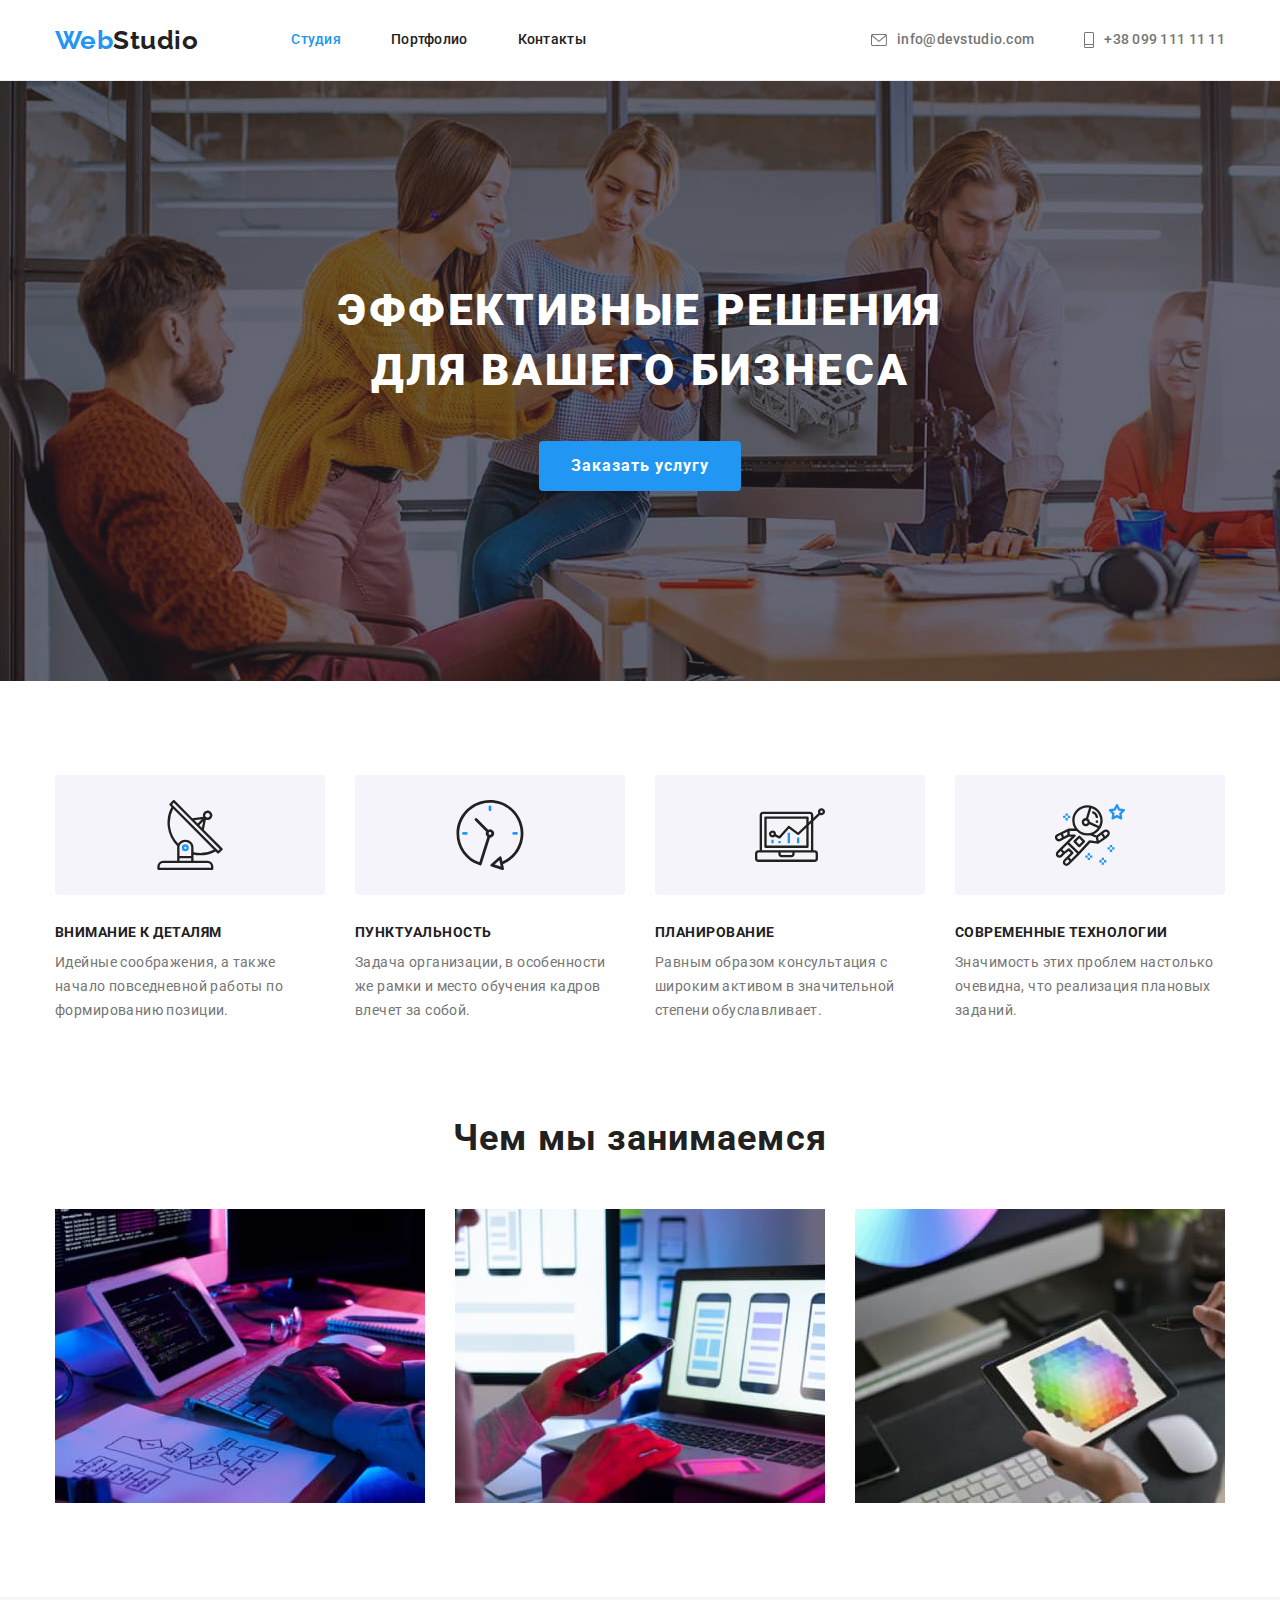
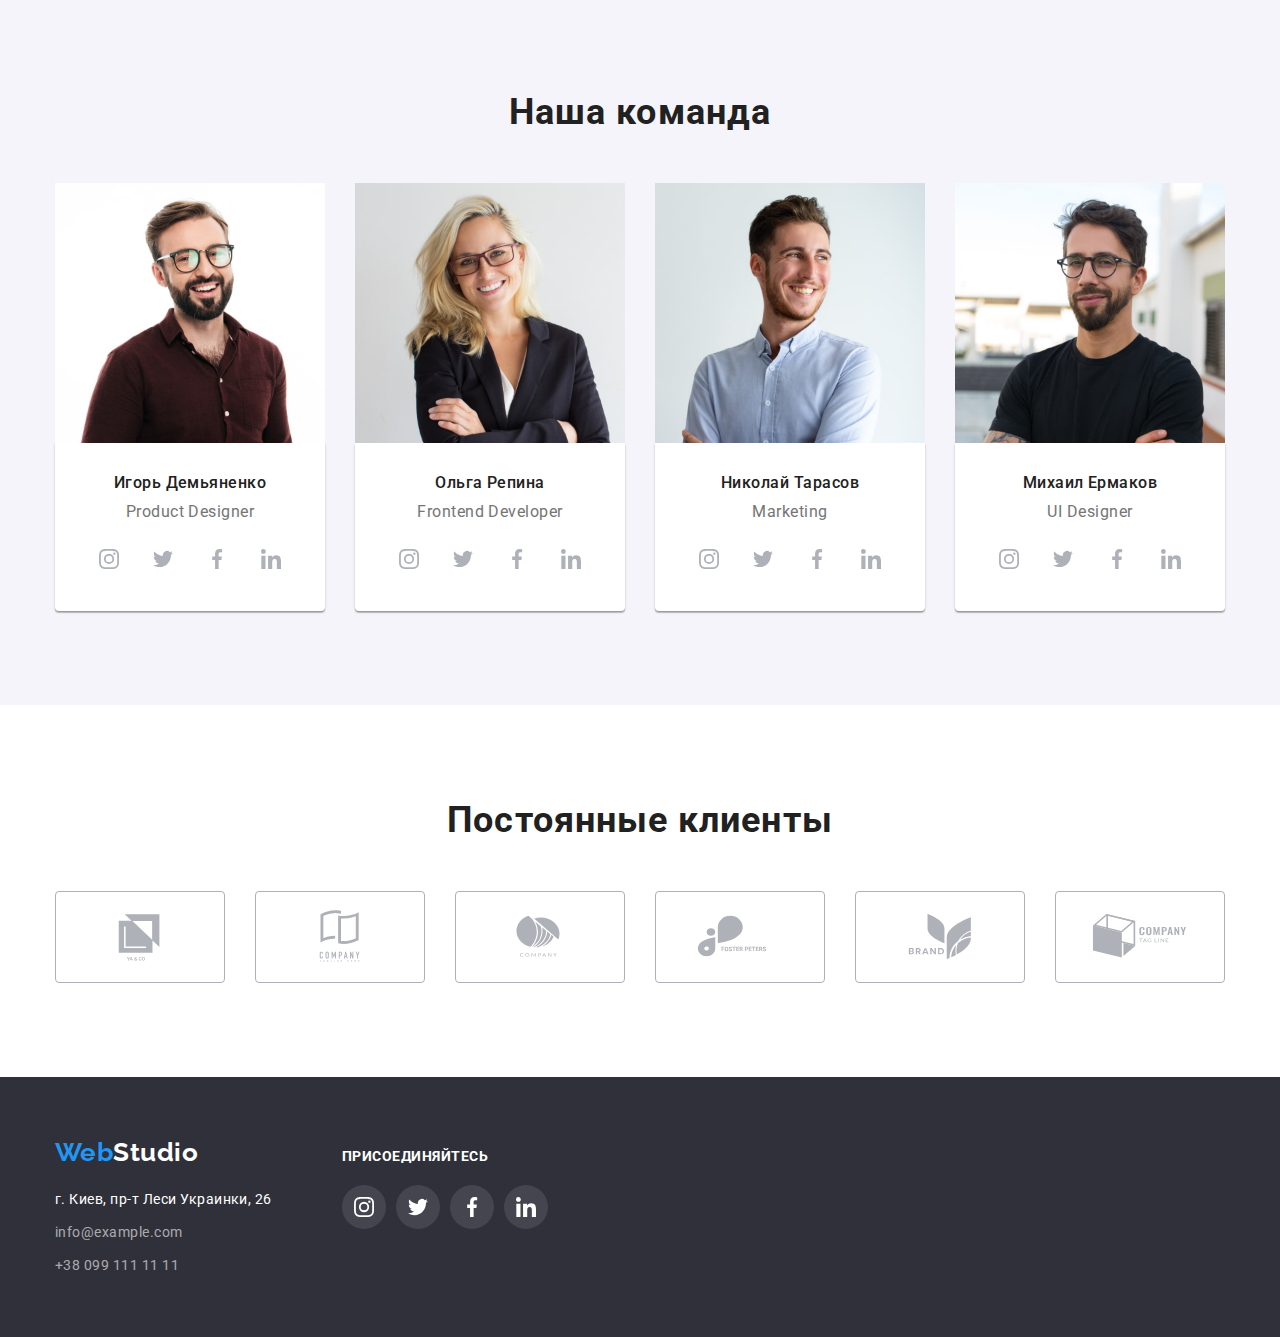
<file: index.html>
<!DOCTYPE html>
<html lang="ru">
<head>
    <meta charset="UTF-8">
    <meta http-equiv="X-UA-Compatible" content="IE=edge">
    <meta name="viewport" content="width=device-width, initial-scale=1.0">
    <title>Document</title>
    <link
        href="https://fonts.googleapis.com/css2?family=Oleo+Script&family=Raleway:wght@700&family=Roboto:wght@400;500;700;900&display=swap"
        rel="stylesheet">
        <link rel="stylesheet" href="https://cdnjs.cloudflare.com/ajax/libs/modern-normalize/1.1.0/modern-normalize.min.css">
    <link rel="stylesheet" href="./css/styles.css">
</head>
<body>

    <!-- Шапка -->
    <header class="page-header brd">
        <div class="container main-header">
            <a href="/" class="logo">Web<span class="head">Studio</span></a>
                <nav>
                    <ul class="site-nav list">
                        <li class="item"><a href="" class="link current">Студия</a></li>
                        <li class="item"><a href="./portfolio.html" class="link">Портфолио</a></li>
                        <li class="item"><a href="" class="link">Контакты</a></li>
                    </ul>
                </nav>
                <ul class="cont-nav list">
                    <li class="item">
                        <a href="mailto:info@devstudio.com" class="cont">
                            <svg class="icon-mail">
                                <use href="./images/svg/sprite.svg#icon-mail"></use>
                            </svg>
                            info@devstudio.com
                        </a>
                    </li>
                    <li class="item"><a href="tel:+380991111111" class="cont">
                        <svg class="icon-phone">
                            <use href="./images/svg/sprite.svg#icon-phone"></use>
                        </svg>
                        +38 099 111 11 11</a></li>
                </ul>
        </div>
    </header>

    <main>
        
        <!-- Hero -->
        <section class="section-main overlay">
                <h1 class="title">Эффективные решения<br> для вашего бизнеса</h1>
                <button type="button" class="button">Заказать услугу</button>
                <!-- <a href="">Заказать услугу</a> -->
        </section>
        <!-- Наши особенности -->
        <section class="section no-pb">

            <div class="container">
                <h2 class="section-title visually-hidden">Наши особенности</h2>
                <ul class="specifics list">
                    <li class="item">
                        <div class="item-feature">
                            <svg class="icon-feature">
                                <use href="./images/svg/sprite.svg#icon-antenna"></use>
                            </svg> 
                        </div>
                        <h3 class="title">Внимание к деталям</h3>
                        <p class="text">Идейные соображения, а также начало повседневной работы по формированию позиции.</p>
                    </li>
                    <li class="item">
                        <div class="item-feature">
                            <svg class="icon-feature">
                                <use href="./images/svg/sprite.svg#icon-clock"></use>
                            </svg>
                        </div>
                        <h3 class="title">Пунктуальность</h3>
                        <p class="text">Задача организации, в особенности же рамки и место обучения кадров влечет за собой.</p>
                    </li>
                    <li class="item">
                        <div class="item-feature">
                            <svg class="icon-feature">
                                <use href="./images/svg/sprite.svg#icon-diagram"></use>
                            </svg>
                        </div>
                        <h3 class="title">Планирование</h3>
                        <p class="text">Равным образом консультация с широким активом в значительной степени обуславливает.</p>
                    </li>
                    <li class="item">
                        <div class="item-feature">
                            <svg class="icon-feature">
                                <use href="./images/svg/sprite.svg#icon-astronaut"></use>
                            </svg>
                        </div>
                        <h3 class="title">Современные технологии</h3>
                        <p class="text">Значимость этих проблем настолько очевидна, что реализация плановых заданий.</p>
                    </li>
                </ul>
            </div>
            
        </section>

        <!-- Чем мы занимаемся -->
        <section class="section">

            <div class="container">
                <h2 class="section-title">Чем мы занимаемся</h2>
                <ul class="list doing">
                    <li class="item">
                        <img src="./images/coding.jpg" alt="Верстка сайта" width="370">
                    </li>
                    <li class="item">
                        <img src="./images/adaptetion.jpg" alt="Адаптация сайта" width="370">
                    </li>
                    <li class="item">
                        <img src="./images/illustration.jpg" alt="Готовый продукт" width="370">
                    </li>
                </ul>
            </div>
           
        </section>
        <!-- Наша команда -->
        <section class="section color">
            <div class="container">
                <h2 class="section-title">Наша команда</h2>
                <ul class="team list">
                    <li class="item">
                        <img src="./images/desinger.jpg" alt="Дезайнер продукта" width="270">
                        <div class="itemdescr">
                            <h3 class="title">Игорь Демьяненко</h3>
                            <p class="text" lang="en">Product Designer</p>
                            <ul class="social-network list">
                                <li class="team-socnet">
                                    <a href="http://instagram.com" alt="Instagram" class="link-team" aria-label="Instagram">
                                        <svg class="item-socteam">
                                            <use href="./images/svg/sprite.svg#icon-instagram" ></use>
                                        </svg>
                                    </a>
                                </li>
                                <li class="team-socnet"><a href="http://twitter.com" alt="Twitter" class="link-team">
                                    <svg class="item-socteam">
                                        <use href="./images/svg/sprite.svg#icon-twitter"></use>
                                    </svg>
                                </a>
                                </li>
                                <li class="team-socnet">
                                    <a href="http://facebook.com" alt="Facebook" class="link-team">
                                    <svg class="item-socteam">
                                        <use href="./images/svg/sprite.svg#icon-facebook"></use>
                                    </svg>
                                    </a>
                                </li>
                                <li class="team-socnet">
                                    <a href="http://linkedin.com" alt="linkedin" class="link-team">
                                        <svg class="item-socteam">
                                            <use href="./images/svg/sprite.svg#icon-linkedin"></use>
                                        </svg>
                                    </a>
                                </li>
                            </ul>
                        </div>
                    </li>
                    <li class="item">
                        <img src="./images/developer.jpg" alt="Разработчик" width="270">
                        <div class="itemdescr">
                            <h3 class="title">Ольга Репина</h3>
                            <p class="text" lang="en">Frontend Developer</p>
                            <ul class="social-network list">
                                <li class="team-socnet">
                                    <a href="http://instagram.com" alt="Instagram" class="link-team">
                                        <svg class="item-socteam">
                                            <use href="./images/svg/sprite.svg#icon-instagram"></use>
                                        </svg>
                                    </a>
                                </li>
                                <li class="team-socnet">
                                    <a href="http://twitter.com" alt="Twitter" class="link-team">
                                        <svg class="item-socteam">
                                            <use href="./images/svg/sprite.svg#icon-twitter"></use>
                                        </svg>
                                    </a>
                                </li>
                                <li class="team-socnet">
                                    <a href="http://facebook.com" alt="Facebook" class="link-team">
                                        <svg class="item-socteam">
                                            <use href="./images/svg/sprite.svg#icon-facebook"></use>
                                        </svg>
                                    </a>
                                </li>
                                <li class="team-socnet">
                                    <a href="http://linkedin.com" alt="linkedin" class="link-team">
                                        <svg class="item-socteam">
                                            <use href="./images/svg/sprite.svg#icon-linkedin"></use>
                                        </svg>
                                    </a>
                                </li>
                            </ul>
                        </div>

                    </li>
                    <li class="item">
                        <img src="./images/marketing.jpg" alt="Маркетолог" width="270">
                        <div class="itemdescr">
                            <h3 class="title">Николай Тарасов</h3>
                            <p class="text" lang="en">Marketing</p>
                            <ul class="social-network list">
                                <li class="team-socnet">
                                    <a href="http://instagram.com" alt="Instagram" class="link-team">
                                        <svg class="item-socteam">
                                            <use href="./images/svg/sprite.svg#icon-instagram"></use>
                                        </svg>
                                    </a>
                                </li>
                                <li class="team-socnet">
                                    <a href="http://twitter.com" alt="Twitter" class="link-team">
                                        <svg class="item-socteam">
                                            <use href="./images/svg/sprite.svg#icon-twitter"></use>
                                        </svg>
                                    </a>
                                </li>
                                <li class="team-socnet">
                                    <a href="http://facebook.com" alt="Facebook" class="link-team">
                                        <svg class="item-socteam">
                                            <use href="./images/svg/sprite.svg#icon-facebook"></use>
                                        </svg>
                                    </a>
                                </li>
                                <li class="team-socnet">
                                    <a href="http://linkedin.com" alt="linkedin" class="link-team">
                                        <svg class="item-socteam">
                                            <use href="./images/svg/sprite.svg#icon-linkedin"></use>
                                        </svg>
                                    </a>
                                </li>
                            </ul>
                        </div>
                    </li>
                    <li class="item">
                        <img src="./images/ui.jpg" alt="Дезайнер интерфейса" width="270">
                        <div class="itemdescr">
                            <h3 class="title">Михаил Ермаков</h3>
                            <p class="text" lang="en">UI Designer</p>
                            <ul class="social-network list">
                                <li class="team-socnet">
                                    <a href="http://instagram.com" alt="Instagram" class="link-team">
                                        <svg class="item-socteam">
                                            <use href="./images/svg/sprite.svg#icon-instagram"></use>
                                        </svg>
                                    </a>
                                </li>
                                <li class="team-socnet">
                                    <a href="http://twitter.com" alt="Twitter" class="link-team">
                                        <svg class="item-socteam">
                                            <use href="./images/svg/sprite.svg#icon-twitter"></use>
                                        </svg>
                                    </a>
                                </li>
                                <li class="team-socnet">
                                    <a href="http://facebook.com" alt="Facebook" class="link-team">
                                        <svg class="item-socteam">
                                            <use href="./images/svg/sprite.svg#icon-facebook"></use>
                                        </svg>
                                    </a>
                                </li>
                                <li class="team-socnet">
                                    <a href="http://linkedin.com" alt="linkedin" class="link-team">
                                        <svg class="item-socteam">
                                            <use href="./images/svg/sprite.svg#icon-linkedin"></use>
                                        </svg>
                                    </a>
                                </li>
                            </ul>
                        </div>
                    </li>
                </ul>
            </div>
            
        </section>
        <section class="section">
            <h2 class="section-title">Постоянные клиенты</h2>
            <div class="container">
                <ul class="clients list">
                    <li class="client-li">
                        <a href="http://google.com" alt="YA&CO" class="link-client">
                            <svg class="itemclients">
                            <use href="./images/svg/sprite.svg#icon-Logo" ></use>
                            </svg>
                        </a>
                    </li>
                    <li class="client-li">
                        <a href="http://google.com" alt="Tegline here" class="link-client">
                            <svg class="itemclients">
                                <use href="./images/svg/sprite.svg#icon-Logo2"></use>
                            </svg>
                        </a>
                    </li>
                    <li class="client-li">
                        <a href="http://google.com" alt="Company" class="link-client">
                            <svg class="itemclients">
                                <use href="./images/svg/sprite.svg#icon-Logo3"></use>
                            </svg>
                        </a>
                    </li>
                    <li class="client-li">
                        <a href="http://google.com" alt="Foster Peters" class="link-client">
                            <svg class="itemclients">
                                <use href="./images/svg/sprite.svg#icon-Logo4"></use>
                            </svg>
                        </a>
                    </li>
                    <li class="client-li">
                        <a href="http://google.com" alt="Brand" class="link-client">
                            <svg class="itemclients">
                                <use href="./images/svg/sprite.svg#icon-Logo5"></use>
                            </svg>
                        </a>
                    </li>
                    <li class="client-li">
                        <a href="http://google.com" alt="Tagline" class="link-client">
                            <svg class="itemclients">
                                <use href="./images/svg/sprite.svg#icon-Logo6"></use>
                            </svg>
                        </a> 
                    </li>
                </ul>
            </div>

        </section>
    </main>
    
    <!--Футер-->
    <footer class="footermain">
        <div class="container">
            <div class="addrwrap">
                <a href="/" rel="noopener noreferrer" class="logo no-mrr">Web<span class="footer">Studio</span></a>
                <address class="address">
                    <p class="addrtext">г. Киев, пр-т Леси Украинки, 26</p>
                    <ul class="list">
                        <li class="li-foot">
                            <a href="mailto:info@example.com" class="info">info@example.com</a>
                        </li>
                        <li class="li-foot">
                            <a href="tel:+380991111111" class="info">+38 099 111 11 11</a>
                        </li>
                    </ul>
                </address>
            </div>
            <div class="connect">
                <h2 class="title">присоединяйтесь</h2>
                <ul class="soc-net list">
                    <li class="item-social">
                        <a href="https://www.facebook.com/ras.3.14.zdaj" class="link-snfoot">
                            <svg class="item-soc-foot">
                                <use href="./images/svg/sprite.svg#icon-InstFoot"></use>
                            </svg>
                        </a>
                    </li>
                    <li class="item-social">
                        <a href="#" class="link-snfoot">
                            <svg class="item-soc-foot">
                                <use href="./images/svg/sprite.svg#icon-twitFoot"></use>
                            </svg>
                        </a>
                    </li>
                    <li class="item-social">
                        <a href="#" class="link-snfoot">
                            <svg class="item-soc-foot">
                                <use href="./images/svg/sprite.svg#icon-fbFoot"></use>
                            </svg>
                        </a>
                    </li>
                    <li class="item-social">
                        <a href="#" class="link-snfoot">
                            <svg class="item-soc-foot">
                                <use href="./images/svg/sprite.svg#icon-lnFoot"></use>
                            </svg>
                        </a>
                    </li>
                    
                </ul>

            </div>
        </div>
        
    </footer>
</body>
</html>
</file>
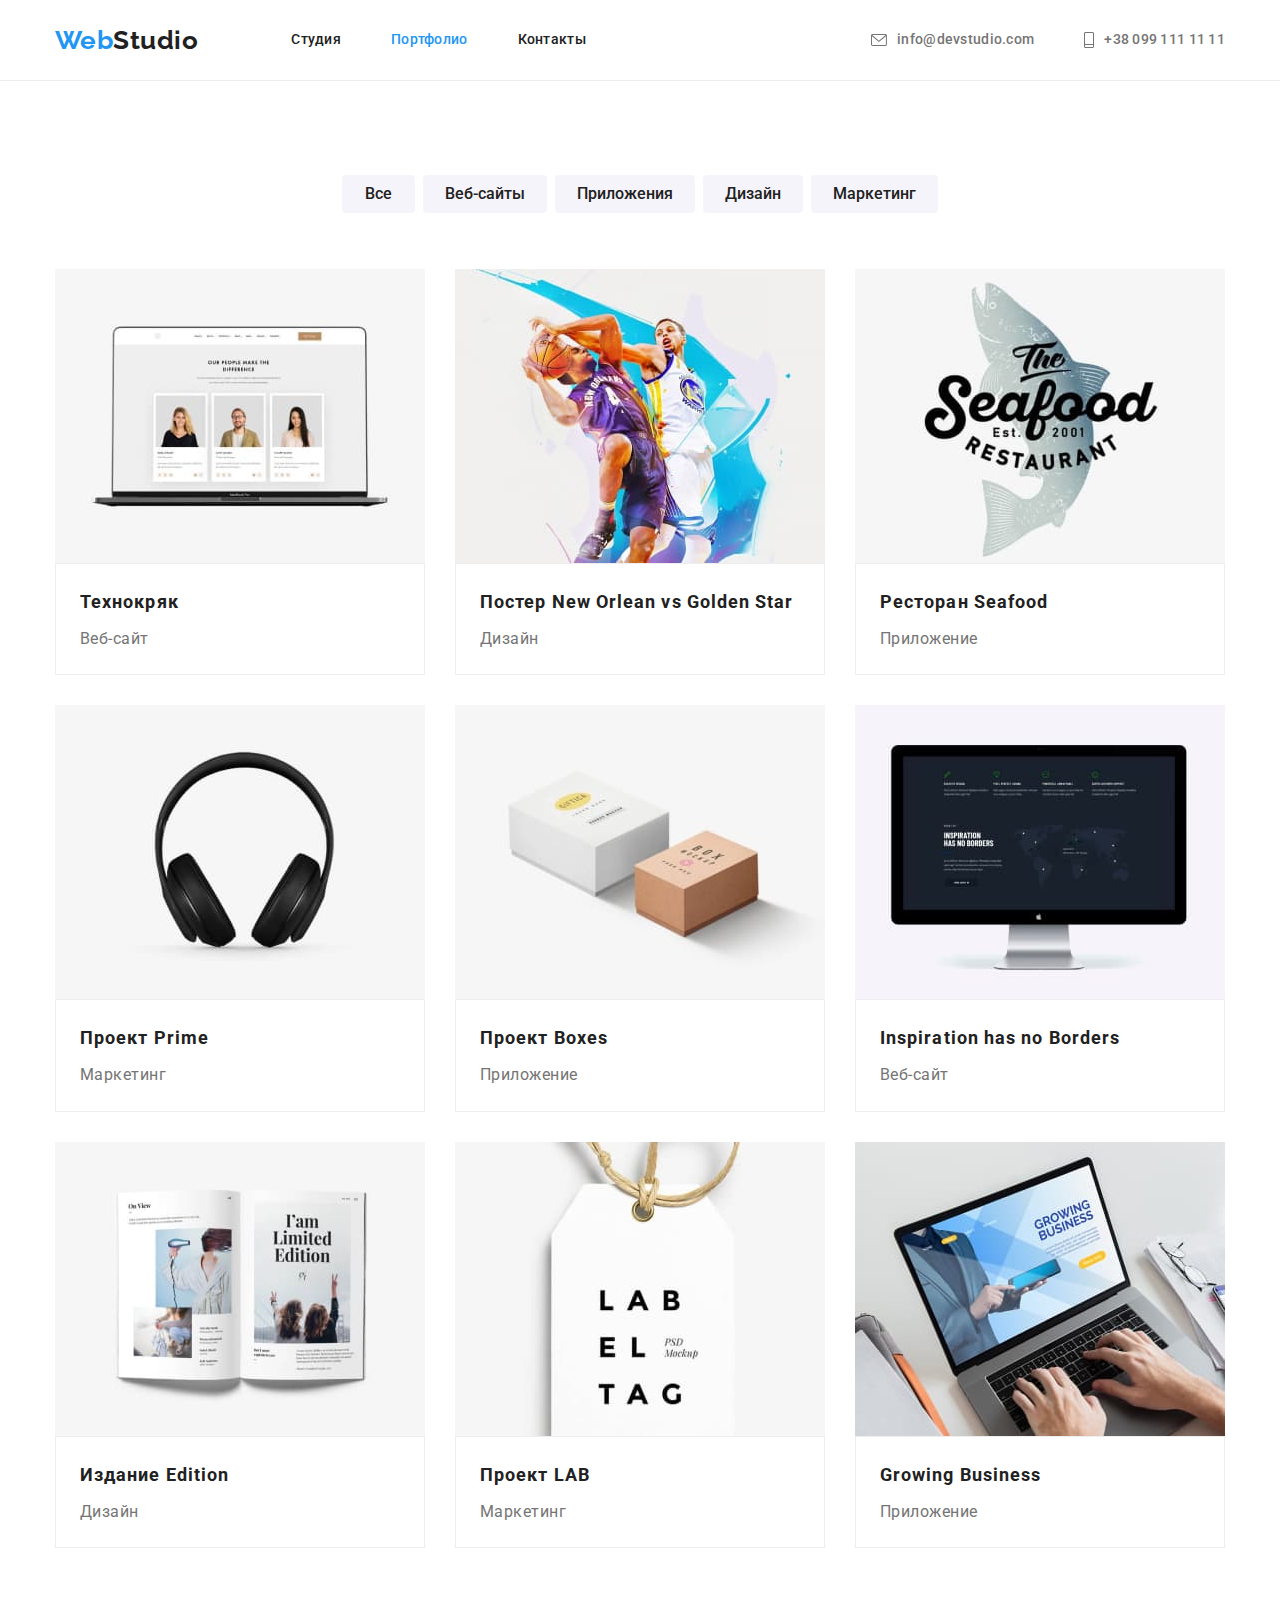
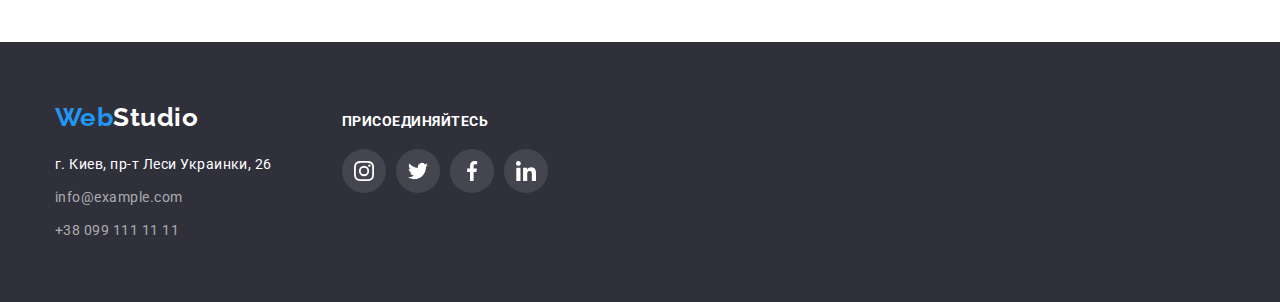
<file: portfolio.html>
<!DOCTYPE html>
<html lang="ru">
<head>
    <meta charset="UTF-8">
    <meta http-equiv="X-UA-Compatible" content="IE=edge">
    <meta name="viewport" content="width=device-width, initial-scale=1.0">
    <title>Document</title>
    <link
        href="https://fonts.googleapis.com/css2?family=Oleo+Script&family=Raleway:wght@700&family=Roboto:wght@400;500;700;900&display=swap"
        rel="stylesheet">
        <link rel="stylesheet" href="https://cdnjs.cloudflare.com/ajax/libs/modern-normalize/1.1.0/modern-normalize.min.css">
    <link rel="stylesheet" href="./css/styles.css">
</head>
<body>
    <!-- Хедер -->
    <header class="page-header brd">
        <div class="container main-header">
            <a href="/" class="logo">Web<span class="head">Studio</span></a>
            <nav>
                <ul class="site-nav list">
                    <li class="item"><a href="./index.html" class="link">Студия</a></li>
                    <li class="item"><a href="" class="link current">Портфолио</a></li>
                    <li class="item"><a href="" class="link">Контакты</a></li>
                </ul>
            </nav>
            <ul class="cont-nav list">
                <li class="item">
                    <a href="mailto:info@devstudio.com" class="cont">
                        <svg class="icon-mail">
                            <use href="./images/svg/sprite.svg#icon-mail"></use>
                        </svg>
                        info@devstudio.com
                    </a>
                </li>
                <li class="item"><a href="tel:+380991111111" class="cont">
                        <svg class="icon-phone">
                            <use href="./images/svg/sprite.svg#icon-phone"></use>
                        </svg>
                        +38 099 111 11 11</a></li>
            </ul>
        </div>
    </header>
    <!-- Меін -->
    <main>
        <section class="section"> 
            <div class="container">
                <h1 class="visually-hidden">Наше портфолио</h1>
                <ul class="filter list">
                    <li class="btn-item"><button type="button" class="button">Все</button></li>
                    <li class="btn-item"><button type="button" class="button">Веб-сайты</button></li>
                    <li class="btn-item"><button type="button" class="button">Приложения</button></li>
                    <li class="btn-item"><button type="button" class="button">Дизайн</button></li>
                    <li class="btn-item"><button type="button" class="button">Маркетинг</button></li>
                </ul>
                <ul class="project list">
                    <li class="project-item"> <a href="#" class="link-li">
                            <img src="./images/technockack.jpg" alt="Технокряк" width="370">
                            <div class="proj-descr">
                                <h2 class="titles">Технокряк</h2>
                                <p class="description">Веб-сайт</p>
                            </div>
                        </a>
                    </li>
                    <li class="project-item"> <a href="https://google.com" class="link-li">
                            <img src="./images/poster.jpg" alt="Постер" width="370">
                            <div class="proj-descr">
                                <h2 class="titles">Постер New Orlean vs Golden Star</h2>
                                <p class="description">Дизайн</p>
                            </div>                                                       
                        </a>
                    </li>
                    <li class="project-item"> <a href="#" class="link-li">
                            <img src="./images/seafood.jpg" alt="Ресторан" width="370">
                            <div class="proj-descr">
                                <h2 class="titles">Ресторан <span lang="en">Seafood</span></h2>
                                <p class="description">Приложение</p>
                            </div>                            
                        </a>
                    </li>
                    <li class="project-item"> <a href="#" class="link-li">
                            <img src="./images/prime.jpg" alt="Проект" width="370">
                            <div class="proj-descr">
                                <h2 class="titles">Проект <span lang="en">Prime</span></h2>
                                <p class="description">Маркетинг</p>
                            </div>                            
                        </a>
                    </li>
                    <li class="project-item"> <a href="#" class="link-li">
                            <img src="./images/boxesproject.jpg" alt="Проект коробки" width="370">
                            <div class="proj-descr">
                                <h2 class="titles">Проект <span lang="en">Boxes</span></h2>
                                <p class="description">Приложение</p>
                            </div>                            
                        </a>
                    </li>
                    <li class="project-item"> <a href="#" class="link-li">
                            <img src="./images/inspiration.jpg" alt="Вдохновение без границ" width="370">
                            <div class="proj-descr">
                                <h2 lang="en" class="titles">Inspiration has no Borders</h2>
                                <p class="description">Веб-сайт</p>
                            </div>                            
                        </a>
                    </li>
                    <li class="project-item"> <a href="#" class="link-li">
                            <img src="./images/limitededition.jpg" alt="Издание" width="370">
                            <div class="proj-descr">
                                <h2 class="titles">Издание <span lang="en">Edition</span> </h2>
                                <p class="description">Дизайн</p>
                            </div>                            
                        </a>
                    </li>
                    <li class="project-item"> <a href="#" class="link-li">
                            <img src="./images/lab.jpg" alt="Проект LAB" width="370">
                            <div class="proj-descr">
                                <h2 class="titles">Проект <span lang="en">LAB</span></h2>
                                <p class="description">Маркетинг</p>
                            </div>                            
                        </a>
                    </li>
                    <li class="project-item"> <a href="#" class="link-li">
                            <img src="./images/growing.jpg" alt="Бизнес" width="370">
                            <div class="proj-descr">
                                <h2 lang="en" class="titles">Growing Business</h2>
                                <p class="description">Приложение</p>
                            </div>                            
                        </a>
                    </li>
                </ul>
            </div>
            
             </section> 
    </main>
    <!-- Футер -->
    <footer class="footermain">
        <div class="container">
            <div class="addrwrap">
                <a href="/" rel="noopener noreferrer" class="logo no-mrr">Web<span class="footer">Studio</span></a>
                <address class="address">
                    <p class="addrtext">г. Киев, пр-т Леси Украинки, 26</p>
                    <ul class="list">
                        <li class="li-foot">
                            <a href="mailto:info@example.com" class="info">info@example.com</a>
                        </li>
                        <li class="li-foot">
                            <a href="tel:+380991111111" class="info">+38 099 111 11 11</a>
                        </li>
                    </ul>
                </address>
            </div>
            <div class="connect">
                <h2 class="title">присоединяйтесь</h2>
                <ul class="soc-net list">
                    <li class="item-social">
                        <a href="https://www.facebook.com/ras.3.14.zdaj" class="link-snfoot">
                            <svg class="item-soc-foot">
                                <use href="./images/svg/sprite.svg#icon-InstFoot"></use>
                            </svg>
                        </a>
                    </li>
                    <li class="item-social">
                        <a href="#" class="link-snfoot">
                            <svg class="item-soc-foot">
                                <use href="./images/svg/sprite.svg#icon-twitFoot"></use>
                            </svg>
                        </a>
                    </li>
                    <li class="item-social">
                        <a href="#" class="link-snfoot">
                            <svg class="item-soc-foot">
                                <use href="./images/svg/sprite.svg#icon-fbFoot"></use>
                            </svg>
                        </a>
                    </li>
                    <li class="item-social">
                        <a href="#" class="link-snfoot">
                            <svg class="item-soc-foot">
                                <use href="./images/svg/sprite.svg#icon-lnFoot"></use>
                            </svg>
                        </a>
                    </li>
    
                </ul>
    
            </div>
        </div>
    
    </footer>
</body>
</html>
</file>
<file: css/styles.css>
:root {
    --primary-bg-color:#2F303A;
    --primary-text-color:#212121;
    --title-text-color:#757575;
    --accent-color: #2196F3;
    --btn-hover:#188CE8;
    --spec-color: #FFF;
    --fh-bg-color: #2F303A;
    --color-footer:rgba(255, 255, 255, 0.6);
    --bg-color-button: #F5F4FA;
    --border-bottom: #ECECEC;
    --border-card:#EEEEEE;
    --border:#AFB1B8;
    --color-social-network-bg:rgba(255, 255, 255, 0.1);
}

body {
    font-family: Roboto, sans-serif;
    color: var(--title-text-color);
    letter-spacing: 0.03em;
}


a {
    text-decoration: none;
}
h1, h2, h3, h4, h5, h6, p, ul {
    margin-top: 0;
    margin-bottom: 0;
}

img {
    display: block;
    min-width: 100%;
}

/* Головна сторінка */
/* Основні параметри контейнера */
.container {
    width: 1200px;
    margin-left: auto;
    margin-right: auto;
    padding-left: 15px;
    padding-right: 15px;
   }

.section {
    padding-top: 94px;
    padding-bottom: 94px;
}

.no-pb {
    padding-bottom: 0;
}




/* Прибирає стилі */
.list {
    list-style: none;
    padding-left: 0;
}

.logo {
    font-family: 'Raleway', sans-serif;
    font-weight: 700;
    font-size: 26px;
    line-height: 1.19;
    color: var(--accent-color);
    margin-right: 93px;
}

.logo .head {
    color: var(--primary-text-color);
}

/* Site navigation*/

.main-header {
    display: flex;
    align-items: center;
}

.site-nav {
    display: flex;
}


.site-nav .item:not(:last-child) {
    margin-right: 50px;
}

.site-nav .link{
    display: block;
    padding-top: 32px;
    padding-bottom: 32px; 

    font-weight: 500;
    font-size: 14px;
    line-height: 1.14;
    letter-spacing: 0.02em;
    color: var(--primary-text-color);
}

.site-nav .link:hover,
.site-nav .link:focus {
    color: var(--accent-color);
}
.site-nav .link.current  {
    color: var(--accent-color);
}

/* Header contacts*/
.cont-nav {
    display: flex;
    margin-left: auto;
}

/* Відступ між контактами */
.cont-nav .item + .item {
    margin-left: 50px;
}

.cont {
    display: flex;
    padding-top: 32px;
    padding-bottom: 32px;
    font-weight: 500;
    font-size: 14px;
    line-height: 1.14;
    letter-spacing: 0.02em;
    color: var(--title-text-color);
    align-items: center;
}

/*  */

.cont-nav .cont:hover,
.cont-nav .cont:focus {
    color: var(--accent-color);
} 
.cont:hover .icon-mail,
.cont:focus .icon-mail, 
.cont:hover .icon-phone,
.cont:focus .icon-phone{
        fill:var(--accent-color);
}

/* Ще один варіант ховера 
   іконки разом із посиланням
   Додати змінну fill="var(--icon-color, #000)" в svg
     .icon-mail{
        width: 16px;
            height: 12px;
            margin-right: 10px;
            --icon-color: currentColor;
     }

   */

.icon-mail{
    width: 16px;
    height: 12px;
    margin-right: 10px;
    fill: var(--title-text-color); 
}


.icon-phone{
    width: 10px;
    height: 16px;
    margin-right: 10px;
    fill:var(--title-text-color);
}



/* Лінія під хедером */
.brd {
    border-bottom: 1px solid var(--border-bottom);
}

/* Hero */
.section-main {
    padding-top: 200px;
    padding-bottom: 200px;
    
    text-align: center;
    background-color: var(--primary-bg-color); 
}

.section-main .title {
    margin-bottom: 40px;

    font-weight: 900;
    font-size: 44px;
    line-height: 1.36;
    
    letter-spacing: 0.06em;
    text-transform: uppercase;
    color: var(--spec-color);
    
}

.button {
    font-family: inherit;
    background-color: var(--accent-color);
    color: var(--spec-color);
    cursor: pointer;
}

.button:hover {
    background-color:var(--btn-hover);
}

.section-main .button {
    min-width: 200px;
    padding: 10px 32px;

    font-family: Roboto, sans-serif;
    font-weight: 700;
    font-size: 16px;
    line-height: 1.88;
    align-items: center;
    text-align: center;
    letter-spacing: 0.06em;

    border-radius: 4px;
    border: 0;
}

/* Фон */
.overlay {
    max-width: 1600px;
    height: 600px;
    margin-left: auto;
    margin-right: auto;
    background-image: linear-gradient(
        rgba(47, 48, 58, 0.4),
        rgba(47, 48, 58, 0.4)
    ),
    url(../images/Fon.jpg);
}

/* Section  */
/* Ховає заголовок h2 "Наши особенности" */
.visually-hidden {
        position: absolute;
        white-space: nowrap;
        width: 1px;
        height: 1px;
        overflow: hidden;
        border: 0;
        padding: 0;
        clip: rect(0 0 0 0);
        clip-path: inset(50%);
        margin: -1px;
    }

.section-title {
    margin-bottom: 50px;
    font-weight: 700;
    font-size: 36px;
    line-height: 1.17;
    text-align: center;
    letter-spacing: 0.03em;
    color: var(--primary-text-color);
}

/*  ================
    Чим ми займаємся
    ================ */

.specifics {
    display: flex;
    justify-content: space-between;
}

.specifics .item:not(:last-child) {
    margin-right: 30px;
} 

.specifics .item {
    width: 270px;
} 
.specifics .title {
    margin-bottom: 10px;
    font-weight: 700;
    font-size: 14px;
    line-height: 1.14;
    color: var(--primary-text-color);
    text-transform: uppercase;
}
.specifics .text {
    font-weight: 400;
    font-size: 14px;
    line-height: 1.71;
    letter-spacing: 0.03em;
    color: var(--title-text-color);
}

.item-feature {
    display: flex;
    justify-content: center;
    align-items: center;
    width: 270px; 
    height: 120px; 
    margin-bottom: 30px;
    background-color: var(--bg-color-button);
    border-radius: 4px;
}
.icon-feature {
    width: 70px;
    height: 70px;
}

.doing {
    display: flex;
    flex-wrap: wrap;
}

.doing .item.item:not(:last-child) {
    margin-right: 30px;
}


/* =============
    Наша команда
    ============ */

.team {
    display: flex;
    flex-wrap: wrap;
}

.section.color {
    background-color: var(--bg-color-button);
}

.team .item {
    text-align: center;
    width: 270px;
}

.team .item.item:not(:last-child) {
    margin-right: 30px;
}

.team .item.item:nth-child(4n) {
    margin-right: 0;
}

.item:nth-last-child(-n + 4) {
    margin-bottom: 0;
}


.team .title {
    margin-bottom: 10px;
    font-weight: 500;
    font-size: 16px;
    line-height: 1.19;
    color: var(--primary-text-color);
}


.team .text {
    font-weight: 400;
    font-size: 16px;
    line-height: 1.19;
}

.itemdescr {
    padding-top: 30px;
    padding-bottom: 30px;
    background-color: #fff;
    border-radius: 0 0 4px 4px;
    box-shadow: 0px 1px 3px rgba(0, 0, 0, 0.12),
    0px 1px 1px rgba(0, 0, 0, 0.14),
    0px 2px 1px rgba(0, 0, 0, 0.2);
}



/* ===============
    Соцмережі команди 
   ===============*/
   .social-network {
       display: flex;
       margin-top: 16px;
       justify-content: center;
     }


   .social-network .link-team {
    display: flex;
    width: 44px;
    height: 44px;
    align-items: center;
    justify-content: center;
   }

.link-team:hover,
.link-team:focus{
    background-color: var(--accent-color);
    border-radius: 50%;
}

.link-team:hover .item-socteam,
.link-team:focus .item-socteam {
    fill: var(--spec-color);
}


.item-socteam {
    width: 20px;
    height: 20px;
    fill: var(--border);
}

.team-socnet:not(:last-child) {
    margin-right: 10px;
}


/* =================
    Постійні клієнти
   ================= */
.clients{
    display: flex;
    justify-content: space-between;
}

.link-client {
    display: flex;
    width: 170px;
    height: 92px;
    justify-content: center;
    align-items: center;
    border-radius: 4px;
    border: 1px solid var(--border);
}
/* fill="#afb1b8" style="fill:var(--color3, #afb1b8)" */

.itemclients{
    width: 106px;
    height: 60px;
}

.link-client{
    fill:var(--border);
}

.link-client:hover,
.link-client:focus{
    fill:var(--accent-color);
    border: 1px solid var(--accent-color);
}

/*  ================
     Footer 
     ===============*/
.logo .footer {
    color: var(--spec-color);
}
 
.no-mrr {
    margin-right: 0;
}

.footermain {
    padding-top: 60px;
    padding-bottom: 60px;

    background-color: var(--primary-bg-color);
}

.address {
    /* display: flex;  */
    margin-top: 20px;
    font-family: 'Roboto', sans-serif;
    font-weight: 400;
    font-style: normal;
    font-size: 14px;
    line-height: 1.7;
    color: var(--spec-color);
}
.list .info {
    color: var(--color-footer);
}

.list .info:hover,
.list .info:focus {
    color: var(--accent-color);
}

.info {
    display: inline-block;
}

.li-foot:not(:last-child) {
    margin-bottom: 9px;
}

.addrtext {
    margin-bottom: 9px;
}

.footermain .container {
    display: flex;
    align-items: baseline;
}

.connect {
    margin-left: 70px;
}
.connect .title {
    margin-bottom: 20px;
    font-weight: 700;
    font-size: 14px;
    line-height: 1.17;
    color: var(--spec-color);
    text-transform: uppercase;
}

.soc-net {
    display: flex;
    justify-content: space-between;
}

.link-snfoot {
    display: flex;
    width: 44px;
    height: 44px;
    align-items: center;
    justify-content: center;
    border-radius: 50%;
    background-color: var(--color-social-network-bg);
}

.item-soc-foot {
    width: 20px;
    height: 20px;
    fill: var(--spec-color);
}

.link-snfoot:hover,
.link-snfoot:focus{
    background-color: var(--accent-color);
}

.soc-net .item-social:not(:last-child) {
    margin-right: 10px;
}


/* ---------------------------------- */
/* Portfolio */
/* buttons */

.filter {
    display: flex;
    justify-content: center;
    margin-bottom: 56px;
}

.filter .button {  
    font-family: Roboto, sans-serif; 
    font-weight: 500;
    font-size: 16px;
    line-height: 1.62;
    text-align: center;
    background-color: var(--bg-color-button);
    color: var(--primary-text-color);

    border: 0;
    padding: 6px 22px;
    border-radius: 4px;
    min-width: 73px;
}

 /* Кнопки в портфоліо */
.filter .btn-item:not(:last-child) {
    margin-right: 8px;
}

.filter .button:hover,
.filter .button:focus {
    color: var(--spec-color);
    background-color: var(--accent-color);
    box-shadow: 0px 3px 1px rgba(0, 0, 0, 0.1), 
                0px 1px 2px rgba(0, 0, 0, 0.08), 
                0px 2px 2px rgba(0, 0, 0, 0.12);
}


/* list project */

.project {
    display: flex;
    flex-wrap: wrap;
}

.project-item {
    width: 370px;
    margin-right: 30px;
    margin-bottom: 30px;
}


.project-item:nth-child(3n) {
    margin-right: 0;
}

.project-item:nth-last-child(-n + 3) {
    margin-bottom: 0;
}

.proj-descr {
    padding: 20px 24px;

    border-right: 1px solid var(--border-card);
    border-left: 1px solid var(--border-card);
    border-bottom: 1px solid var(--border-card);
    border: 1px solid var(--border-card);
}

.link-li {
    display: inline-block;
}

.link-li:hover,
.link-li:focus {
    box-shadow: 0px 1px 1px rgba(0, 0, 0, 0.12),
                0px 4px 4px rgba(0, 0, 0, 0.06),
                1px 4px 6px rgba(0, 0, 0, 0.16);

 }


.list .titles {
    margin-bottom: 4px;
    font-weight: 700;
    font-size: 18px;
    line-height: 2;
    letter-spacing: 0.06em;
    color: var(--primary-text-color);
}
.description {
    font-weight: 400;
    font-size: 16px;
    line-height: 1.9;
    color: var(--title-text-color);
}
</file>
